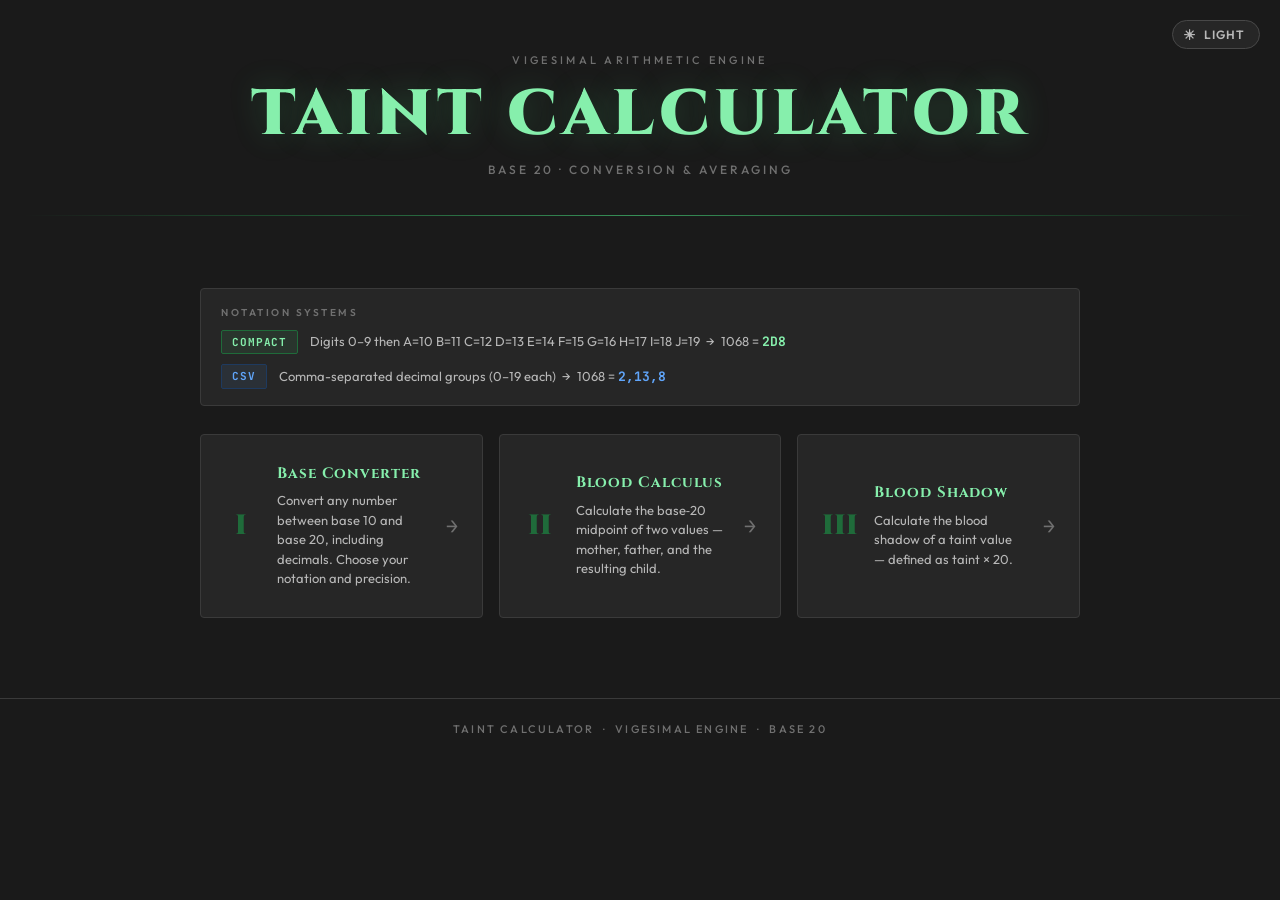
<file: index.html>
<!DOCTYPE html>
<html lang="en" data-theme="dark">
<head>
<meta charset="UTF-8">
<meta name="viewport" content="width=device-width, initial-scale=1.0">
<title>Taint Calculator</title>
<link rel="stylesheet" href="assets/style.css">
<script src="assets/script.js" defer></script>
</head>
<body>

<header>
  <button class="theme-toggle" id="themeToggle" aria-label="Toggle theme">
    <span class="theme-toggle-icon">☀</span>
    <span class="theme-toggle-label">Light</span>
  </button>
  <div class="title-eyebrow">Vigesimal Arithmetic Engine</div>
  <h1>TAINT CALCULATOR</h1>
  <div class="subtitle">BASE&nbsp;20&nbsp;·&nbsp;CONVERSION&nbsp;&amp;&nbsp;AVERAGING</div>
</header>

<main class="home-main">

  <div class="legend">
    <div class="legend-title">Notation Systems</div>
    <div class="legend-item">
      <span class="badge badge-compact">COMPACT</span>
      <span class="legend-desc">Digits 0–9 then A=10 B=11 C=12 D=13 E=14 F=15 G=16 H=17 I=18 J=19 &nbsp;→&nbsp; 1068&nbsp;=&nbsp;<strong class="mono green">2D8</strong></span>
    </div>
    <div class="legend-item">
      <span class="badge badge-csv">CSV</span>
      <span class="legend-desc">Comma-separated decimal groups (0–19 each) &nbsp;→&nbsp; 1068&nbsp;=&nbsp;<strong class="mono blue">2,13,8</strong></span>
    </div>
  </div>

  <nav class="tool-nav">
    <a href="converter.html" class="tool-card">
      <div class="tool-card-num">I</div>
      <div class="tool-card-body">
        <div class="tool-card-title">Base Converter</div>
        <div class="tool-card-desc">Convert any number between base&nbsp;10 and base&nbsp;20, including decimals. Choose your notation and precision.</div>
      </div>
      <div class="tool-card-arrow">→</div>
    </a>
    <a href="averager.html" class="tool-card">
      <div class="tool-card-num">II</div>
      <div class="tool-card-body">
        <div class="tool-card-title">Blood Calculus</div>
        <div class="tool-card-desc">Calculate the base&#8209;20 midpoint of two values — mother, father, and the resulting child.</div>
      </div>
      <div class="tool-card-arrow">→</div>
    </a>
    <a href="shadow.html" class="tool-card">
      <div class="tool-card-num">III</div>
      <div class="tool-card-body">
        <div class="tool-card-title">Blood Shadow</div>
        <div class="tool-card-desc">Calculate the blood shadow of a taint value — defined as taint&nbsp;×&nbsp;20.</div>
      </div>
      <div class="tool-card-arrow">→</div>
    </a>
  </nav>

</main>

<footer>TAINT CALCULATOR &nbsp;·&nbsp; VIGESIMAL ENGINE &nbsp;·&nbsp; BASE&nbsp;20</footer>

</body>
</html>
</file>
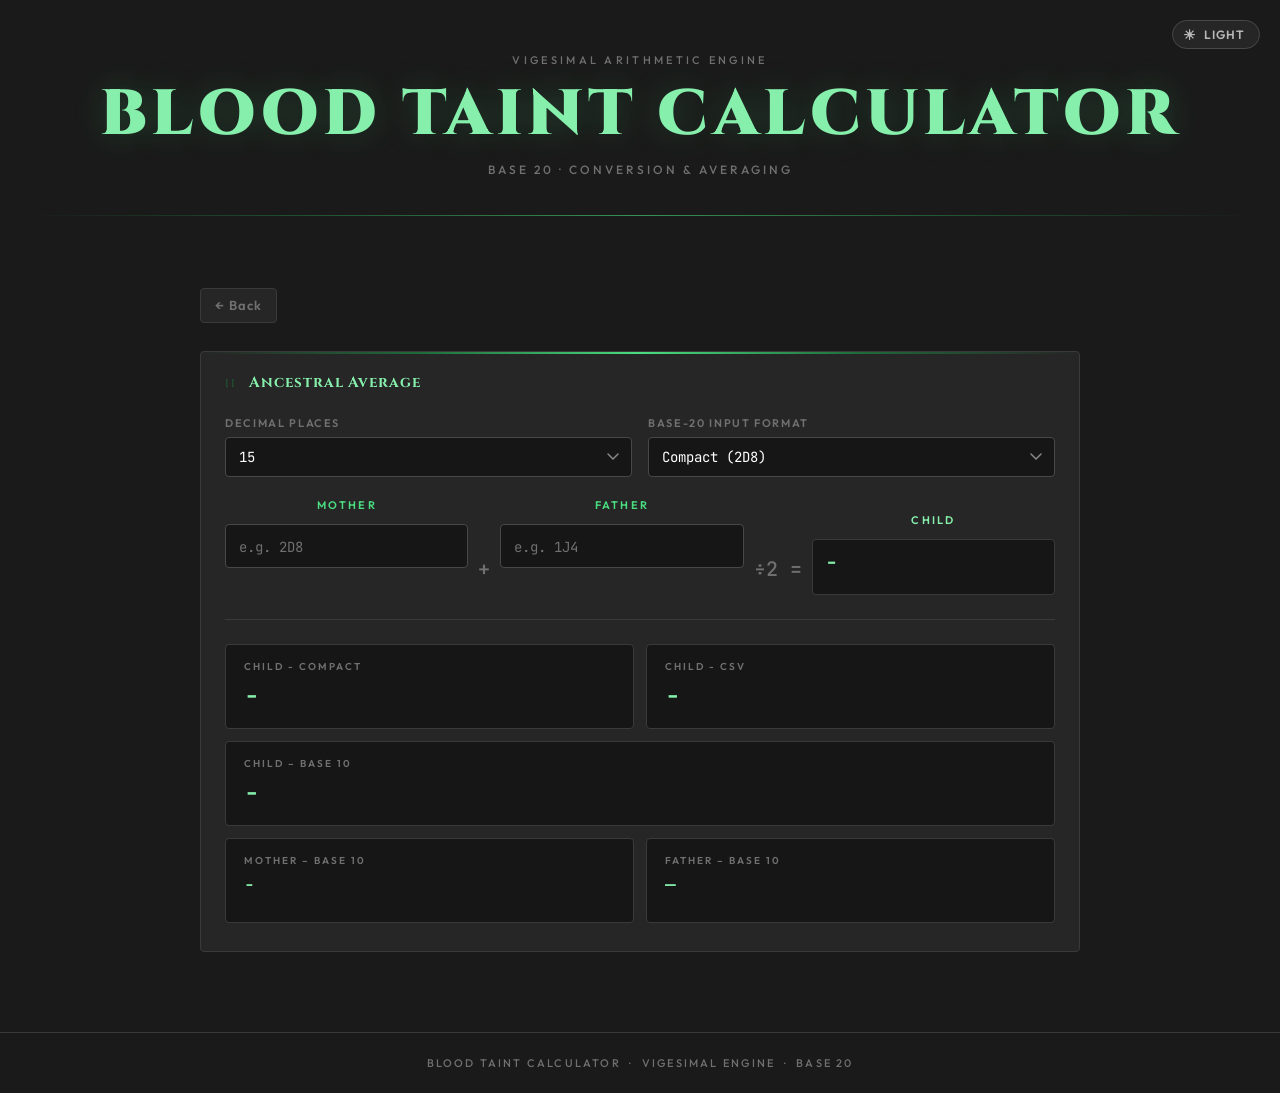
<file: averager.html>
<!DOCTYPE html>
<html lang="en">
<head>
<meta charset="UTF-8">
<meta name="viewport" content="width=device-width, initial-scale=1.0">
<title>Blood Calculus - Blood Taint Calculator</title>
<link rel="stylesheet" href="assets/style.css">
</head>
<body>

<header>
  <button class="theme-toggle" id="themeToggle" aria-label="Toggle theme">
    <span class="theme-toggle-icon">☀</span>
    <span class="theme-toggle-label">Light</span>
  </button>
  <div class="title-eyebrow">Vigesimal Arithmetic Engine</div>
  <h1>BLOOD TAINT CALCULATOR</h1>
  <div class="subtitle">BASE&nbsp;20&nbsp;·&nbsp;CONVERSION&nbsp;&amp;&nbsp;AVERAGING</div>
</header>

<main>

  <a href="index.html" class="back-btn">← Back</a>

  <div class="card">
    <div class="card-header">
      <span class="card-num">II</span>
      <span class="card-title">Ancestral Average</span>
    </div>
    <div class="card-body">
      <div class="options-row">
        <div class="field-col">
          <label>Decimal Places</label>
          <select id="avgDp">
            <option value="0">0</option>
            <option value="1">1</option>
            <option value="2">2</option>
            <option value="3">3</option>
            <option value="4">4</option>
            <option value="5">5</option>
            <option value="6">6</option>
            <option value="7">7</option>
            <option value="8">8</option>
            <option value="9">9</option>            
            <option value="10">10</option>
            <option value="11">11</option>
            <option value="12">12</option>            
            <option value="13">13</option>
            <option value="14">14</option>
            <option value="15" selected>15</option>
          </select>
        </div>
        <div class="field-col">
          <label>Base-20 Input Format</label>
          <select id="avgNotation">
            <option value="compact">Compact (2D8)</option>
            <option value="csv">CSV (2,13,8)</option>
          </select>
        </div>
      </div>

      <div class="trio-grid">
        <div class="field-col">
          <div class="parent-label">MOTHER</div>
          <input type="text" id="motherIn" placeholder="e.g. 2D8" autocomplete="off" spellcheck="false">
          <div class="hint" id="motherHint"></div>
        </div>
        <div class="trio-eq">+</div>
        <div class="field-col">
          <div class="parent-label">FATHER</div>
          <input type="text" id="fatherIn" placeholder="e.g. 1J4" autocomplete="off" spellcheck="false">
          <div class="hint" id="fatherHint"></div>
        </div>
        <div class="trio-eq">÷2&nbsp;=</div>
        <div class="field-col">
          <div class="parent-label child-label">CHILD</div>
          <div class="result-box" style="padding:10px 12px; min-height:48px;">
            <div class="result-value" id="childInline" style="font-size:22px;">-</div>
          </div>
        </div>
      </div>

      <hr class="section-divider">

      <div class="result-grid">
        <div class="result-box">
          <div class="result-label">Child - Compact</div>
          <div class="result-value" id="childCompact">-</div>
        </div>
        <div class="result-box">
          <div class="result-label">Child - CSV</div>
          <div class="result-value" id="childCsv">-</div>
        </div>
      </div>
      <div style="margin-top:12px;">
        <div class="result-box">
          <div class="result-label">Child – Base 10</div>
          <div class="result-value" id="childDec">-</div>
        </div>
      </div>
      <div style="margin-top:12px; display:grid; grid-template-columns:1fr 1fr; gap:12px;">
        <div class="result-box">
          <div class="result-label">Mother – Base 10</div>
          <div class="result-value" style="font-size:18px;" id="motherDec10">-</div>
        </div>
        <div class="result-box">
          <div class="result-label">Father – Base 10</div>
          <div class="result-value" style="font-size:18px;" id="fatherDec10">—</div>
        </div>
      </div>
    </div>
  </div>

</main>

<footer>BLOOD TAINT CALCULATOR &nbsp;·&nbsp; VIGESIMAL ENGINE &nbsp;·&nbsp; BASE&nbsp;20</footer>

<script src="assets/script.js" defer></script>
</body>
</html>
</file>
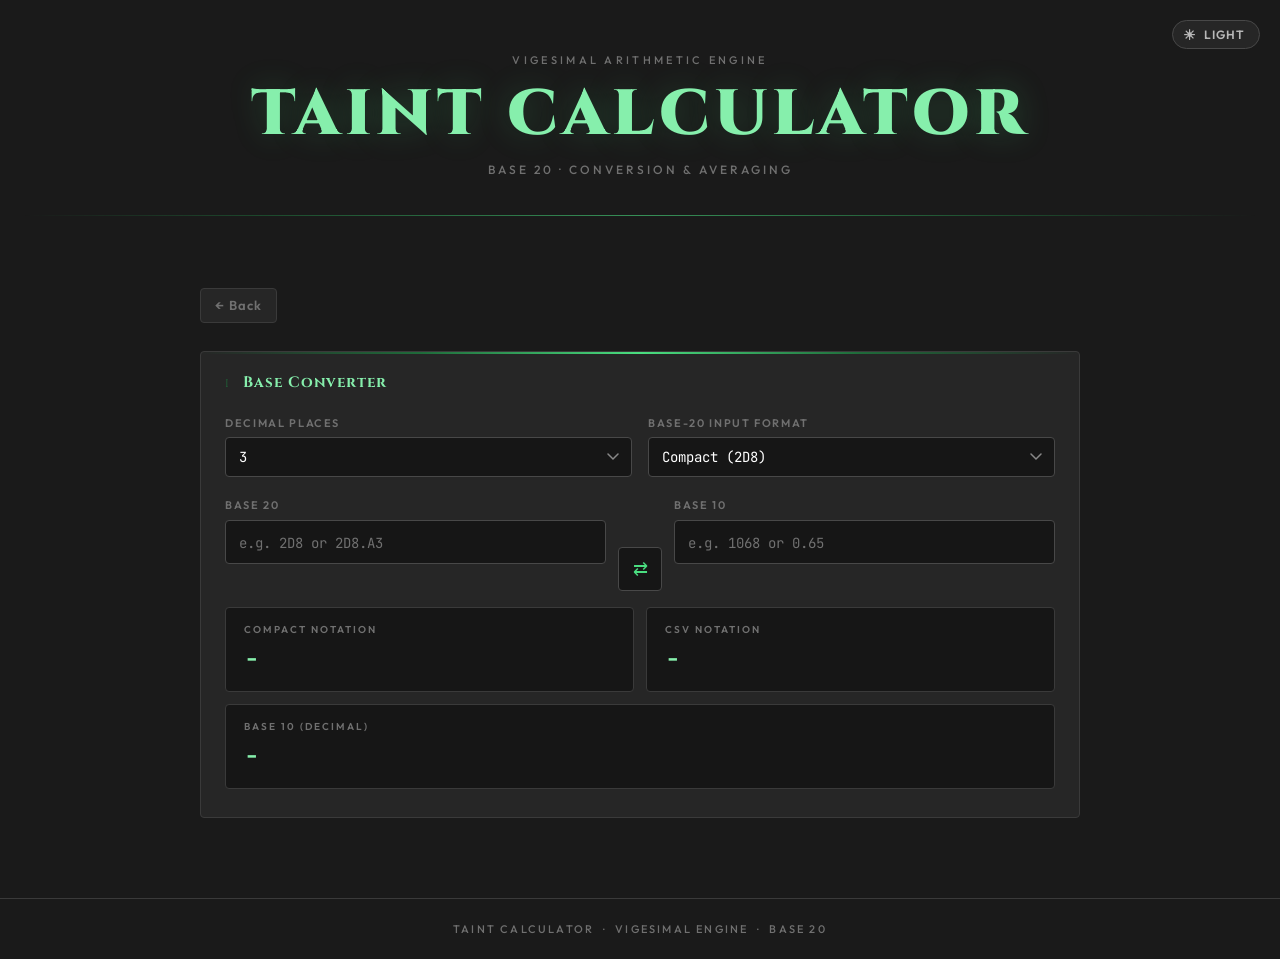
<file: converter.html>
<!DOCTYPE html>
<html lang="en" data-theme="dark">
<head>
<meta charset="UTF-8">
<meta name="viewport" content="width=device-width, initial-scale=1.0">
<title>Base Converter – Blood Taint Calculator</title>
<link rel="stylesheet" href="assets/style.css">
<script src="assets/script.js" defer></script>
</head>
<body>

<header>
  <button class="theme-toggle" id="themeToggle" aria-label="Toggle theme">
    <span class="theme-toggle-icon">☀</span>
    <span class="theme-toggle-label">Light</span>
  </button>
  <div class="title-eyebrow">Vigesimal Arithmetic Engine</div>
  <h1>TAINT CALCULATOR</h1>
  <div class="subtitle">BASE&nbsp;20&nbsp;·&nbsp;CONVERSION&nbsp;&amp;&nbsp;AVERAGING</div>
</header>

<main>

  <a href="index.html" class="back-btn">← Back</a>

  <div class="card">
    <div class="card-header">
      <span class="card-num">I</span>
      <span class="card-title">Base Converter</span>
    </div>
    <div class="card-body">
      <div class="options-row">
        <div class="field-col">
          <label>Decimal Places</label>
          <select id="dp">
            <option value="0">0</option>
            <option value="1">1</option>
            <option value="2">2</option>
            <option value="3" selected>3</option>
            <option value="4">4</option>
            <option value="5">5</option>
            <option value="6">6</option>
            <option value="8">8</option>
            <option value="10">10</option>
          </select>
        </div>
        <div class="field-col">
          <label>Base-20 Input Format</label>
          <select id="inputNotation">
            <option value="compact">Compact (2D8)</option>
            <option value="csv">CSV (2,13,8)</option>
          </select>
        </div>
      </div>

      <div class="field-row">
        <div class="field-col">
          <label>Base 20</label>
          <input type="text" id="b20in" placeholder="e.g. 2D8 or 2D8.A3" autocomplete="off" spellcheck="false">
          <div class="hint" id="b20hint"></div>
        </div>
        <button class="arrow-btn" id="swapBtn" title="Swap">&#8644;</button>
        <div class="field-col">
          <label>Base 10</label>
          <input type="text" id="b10in" placeholder="e.g. 1068 or 0.65" autocomplete="off" spellcheck="false">
          <div class="hint" id="b10hint"></div>
        </div>
      </div>

      <div class="result-grid">
        <div class="result-box">
          <div class="result-label">Compact notation</div>
          <div class="result-value" id="outCompact">-</div>
        </div>
        <div class="result-box">
          <div class="result-label">CSV notation</div>
          <div class="result-value" id="outCsv">-</div>
        </div>
      </div>
      <div style="margin-top:12px;">
        <div class="result-box">
          <div class="result-label">Base 10 (decimal)</div>
          <div class="result-value" id="outDec">-</div>
        </div>
      </div>
    </div>
  </div>

</main>

<footer>TAINT CALCULATOR &nbsp;·&nbsp; VIGESIMAL ENGINE &nbsp;·&nbsp; BASE&nbsp;20</footer>

</body>
</html>
</file>
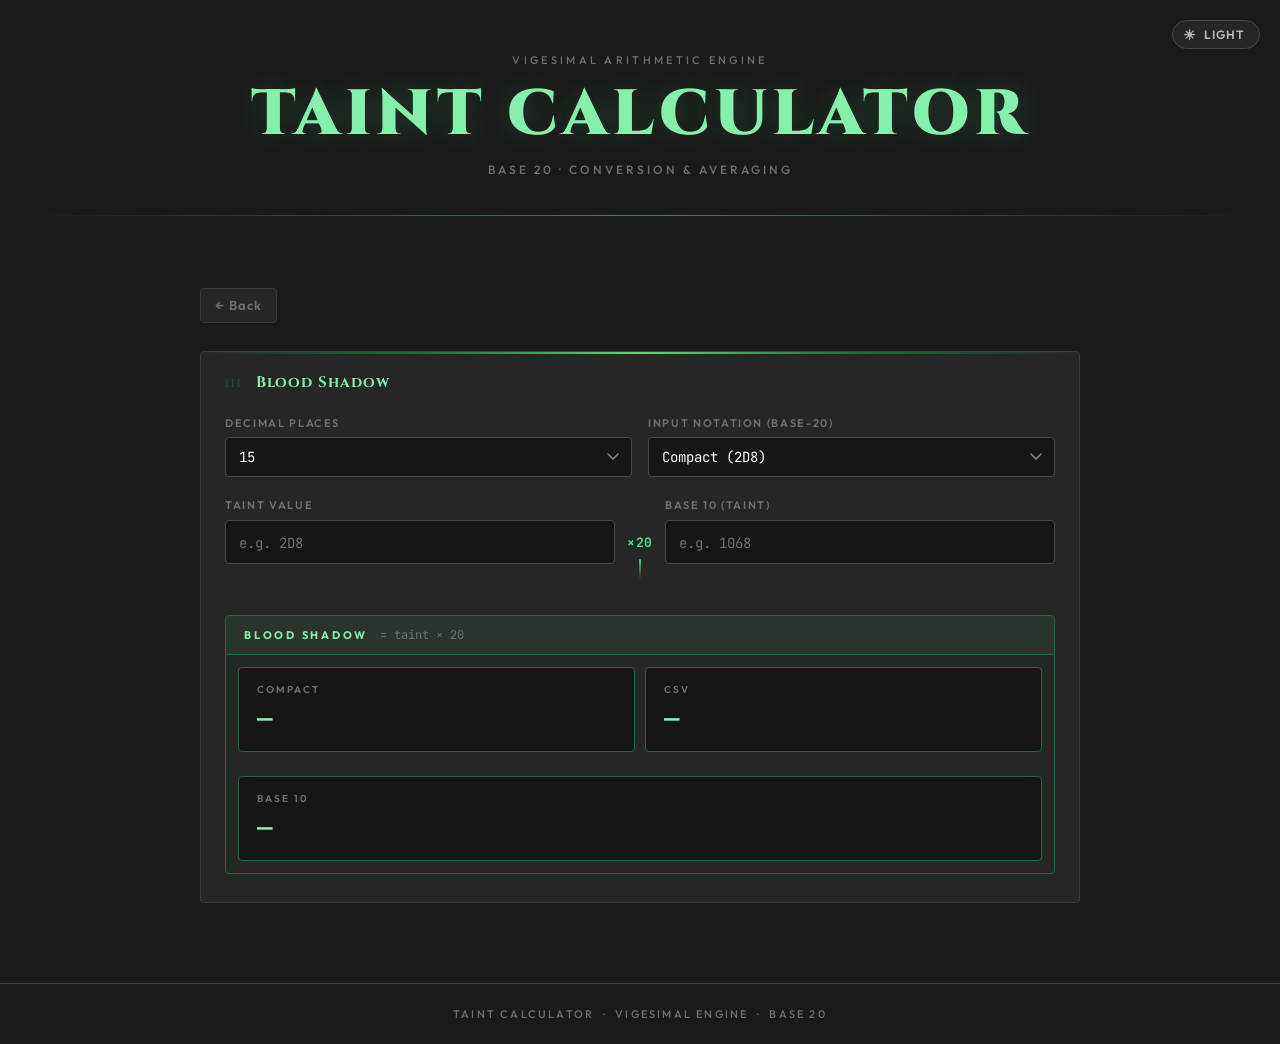
<file: shadow.html>
<!DOCTYPE html>
<html lang="en" data-theme="dark">
<head>
<meta charset="UTF-8">
<meta name="viewport" content="width=device-width, initial-scale=1.0">
<title>Blood Shadow – Taint Calculator</title>
<link rel="stylesheet" href="assets/style.css">
<script src="assets/script.js" defer></script>
</head>
<body>

<header>
  <button class="theme-toggle" id="themeToggle" aria-label="Toggle theme">
    <span class="theme-toggle-icon">☀</span>
    <span class="theme-toggle-label">Light</span>
  </button>
  <div class="title-eyebrow">Vigesimal Arithmetic Engine</div>
  <h1>TAINT CALCULATOR</h1>
  <div class="subtitle">BASE&nbsp;20&nbsp;·&nbsp;CONVERSION&nbsp;&amp;&nbsp;AVERAGING</div>
</header>

<main>

  <a href="index.html" class="back-btn">← Back</a>

  <div class="card">
    <div class="card-header">
      <span class="card-num">III</span>
      <span class="card-title">Blood Shadow</span>
    </div>
    <div class="card-body">

      <div class="options-row">
        <div class="field-col">
          <label>Decimal Places</label>
          <select id="shadowDp">
            <option value="0">0</option>
            <option value="1">1</option>
            <option value="2">2</option>
            <option value="3">3</option>
            <option value="4">4</option>
            <option value="5">5</option>
            <option value="6">6</option>
            <option value="7">7</option>
            <option value="8">8</option>
            <option value="9">9</option>            
            <option value="10">10</option>
            <option value="11">11</option>
            <option value="12">12</option>            
            <option value="13">13</option>
            <option value="14">14</option>
            <option value="15" selected>15</option>
          </select>
        </div>
        <div class="field-col">
          <label>Input Notation (Base-20)</label>
          <select id="shadowNotation">
            <option value="compact">Compact (2D8)</option>
            <option value="csv">CSV (2,13,8)</option>
          </select>
        </div>
      </div>

      <div class="shadow-grid">
        <div class="field-col">
          <label>Taint Value</label>
          <input type="text" id="taintIn" placeholder="e.g. 2D8" autocomplete="off" spellcheck="false">
          <div class="hint" id="taintHint"></div>
        </div>

        <div class="shadow-op" aria-hidden="true">
          <span class="shadow-op-sym">×20</span>
          <span class="shadow-op-rule"></span>
        </div>

        <div class="field-col">
          <label>Base 10 (Taint)</label>
          <input type="text" id="taintB10" placeholder="e.g. 1068" autocomplete="off" spellcheck="false">
          <div class="hint" id="taintB10Hint"></div>
        </div>
      </div>

      <div class="shadow-result-block">
        <div class="shadow-result-heading">
          <span class="shadow-result-label">BLOOD SHADOW</span>
          <span class="shadow-result-formula">= taint × 20</span>
        </div>
        <div class="result-grid">
          <div class="result-box result-box--highlight">
            <div class="result-label">Compact</div>
            <div class="result-value" id="shadowCompact">—</div>
          </div>
          <div class="result-box result-box--highlight">
            <div class="result-label">CSV</div>
            <div class="result-value" id="shadowCsv">—</div>
          </div>
        </div>
        <div style="margin-top:12px;">
          <div class="result-box result-box--highlight">
            <div class="result-label">Base 10</div>
            <div class="result-value" id="shadowDec">—</div>
          </div>
        </div>
      </div>

    </div>
  </div>

</main>

<footer>TAINT CALCULATOR &nbsp;·&nbsp; VIGESIMAL ENGINE &nbsp;·&nbsp; BASE&nbsp;20</footer>

</body>
</html>
</file>
<file: assets/style.css>
/* ── Google Fonts ───────────────────────────────────────────────── */
@import url('https://fonts.googleapis.com/css2?family=JetBrains+Mono:wght@400;500;700&family=Outfit:wght@400;500;600;700&family=Cinzel:wght@700;900&display=swap');

/* ── Dark mode tokens (default) ─────────────────────────────────── */
:root {
  --bg:          #1a1a1a;
  --bg-mid:      #222222;
  --panel:       #262626;
  --panel-raised:#2e2e2e;
  --border:      #3a3a3a;
  --border-mid:  #484848;
  --inset:       #161616;

  --green:       #4ade80;
  --green-dim:   #1f6b3a;
  --green-glow:  #86efac;
  --green-faint: rgba(74, 222, 128, 0.08);

  --csv-blue:    #60a5fa;
  --csv-dim:     #1e3a5f;
  --csv-faint:   rgba(96, 165, 250, 0.08);

  --red:         #f87171;
  --red-faint:   rgba(248, 113, 113, 0.1);
  --valid:       #4ade80;

  --text:        #f0f0f0;
  --text-mid:    #b8b8b8;
  --text-dim:    #707070;
  --white:       #ffffff;

  --font-ui:     'Outfit', sans-serif;
  --font-mono:   'JetBrains Mono', monospace;
  --font-display:'Cinzel', serif;

  --radius: 4px;

  --header-glow: rgba(74, 222, 128, 0.22);
  --toggle-icon: '☀';
}

/* ── Light mode tokens ──────────────────────────────────────────── */
[data-theme="light"] {
  --bg:          #f0f0f0;
  --bg-mid:      #e8e8e8;
  --panel:       #ffffff;
  --panel-raised:#f5f5f5;
  --border:      #d0d0d0;
  --border-mid:  #bbbbbb;
  --inset:       #f7f7f7;

  --green:       #16a34a;
  --green-dim:   #bbf7d0;
  --green-glow:  #15803d;
  --green-faint: rgba(22, 163, 74, 0.07);

  --csv-blue:    #2563eb;
  --csv-dim:     #bfdbfe;
  --csv-faint:   rgba(37, 99, 235, 0.07);

  --red:         #dc2626;
  --red-faint:   rgba(220, 38, 38, 0.07);
  --valid:       #16a34a;

  --text:        #111111;
  --text-mid:    #444444;
  --text-dim:    #888888;
  --white:       #111111;

  --header-glow: rgba(21, 128, 61, 0.12);
  --toggle-icon: '🌙';
}

/* ── Reset ──────────────────────────────────────────────────────── */
*, *::before, *::after { box-sizing: border-box; margin: 0; padding: 0; }

/* ── Base ───────────────────────────────────────────────────────── */
body {
  background: var(--bg);
  color: var(--text);
  font-family: var(--font-ui);
  font-size: 15px;
  line-height: 1.5;
  min-height: 100vh;
  overflow-x: hidden;
  transition: background 0.25s, color 0.25s;
}

/* ── Theme toggle ────────────────────────────────────────────────── */
.theme-toggle {
  position: absolute;
  top: 20px;
  right: 20px;
  background: var(--panel);
  border: 1px solid var(--border-mid);
  border-radius: 999px;
  padding: 6px 14px 6px 10px;
  cursor: pointer;
  display: flex;
  align-items: center;
  gap: 7px;
  font-family: var(--font-ui);
  font-size: 12px;
  font-weight: 600;
  letter-spacing: 0.08em;
  color: var(--text-mid);
  transition: border-color 0.15s, color 0.15s, background 0.25s;
  user-select: none;
  z-index: 10;
}
.theme-toggle:hover {
  border-color: var(--green);
  color: var(--green);
}
.theme-toggle:active { transform: scale(0.96); }
.theme-toggle-icon { font-size: 14px; line-height: 1; }
.theme-toggle-label { text-transform: uppercase; }

/* ── Header ─────────────────────────────────────────────────────── */
header {
  text-align: center;
  padding: 52px 24px 36px;
  position: relative;
}
header::after {
  content: '';
  display: block;
  height: 1px;
  background: linear-gradient(90deg,
    transparent,
    var(--green-dim) 20%,
    var(--green) 50%,
    var(--green-dim) 80%,
    transparent);
  margin-top: 36px;
  opacity: 0.6;
}

.title-eyebrow {
  font-family: var(--font-ui);
  font-size: 11px;
  font-weight: 500;
  letter-spacing: 0.3em;
  color: var(--text-dim);
  text-transform: uppercase;
  margin-bottom: 14px;
}

h1 {
  font-family: var(--font-display);
  font-size: clamp(32px, 6vw, 64px);
  font-weight: 900;
  color: var(--green-glow);
  letter-spacing: 0.07em;
  text-shadow: 0 0 32px var(--header-glow);
  line-height: 1;
}

.subtitle {
  margin-top: 14px;
  font-family: var(--font-ui);
  font-size: 12px;
  font-weight: 500;
  letter-spacing: 0.25em;
  color: var(--text-dim);
  text-transform: uppercase;
}

/* ── Main layout ─────────────────────────────────────────────────── */
main {
  max-width: 920px;
  margin: 0 auto;
  padding: 36px 20px 80px;
  display: flex;
  flex-direction: column;
  gap: 28px;
}

/* ── Legend ──────────────────────────────────────────────────────── */
.legend {
  border: 1px solid var(--border);
  background: var(--panel);
  border-radius: var(--radius);
  padding: 16px 20px;
  display: flex;
  flex-direction: column;
  gap: 10px;
  transition: background 0.25s, border-color 0.25s;
}
.legend-title {
  font-family: var(--font-ui);
  font-size: 10px;
  font-weight: 600;
  letter-spacing: 0.25em;
  color: var(--text-dim);
  text-transform: uppercase;
}
.legend-item { display: flex; align-items: center; gap: 12px; flex-wrap: wrap; }
.badge {
  display: inline-block;
  padding: 3px 10px;
  font-family: var(--font-mono);
  font-size: 11px;
  font-weight: 700;
  letter-spacing: 0.08em;
  border: 1px solid;
  border-radius: 2px;
  white-space: nowrap;
  flex-shrink: 0;
}
.badge-compact { border-color: var(--green-dim); color: var(--green-glow); background: var(--green-faint); }
.badge-csv     { border-color: var(--csv-dim);   color: var(--csv-blue);   background: var(--csv-faint); }

.legend-desc { font-family: var(--font-ui); font-size: 13px; color: var(--text-mid); line-height: 1.4; }
.legend-desc strong { font-family: var(--font-mono); font-weight: 700; }

/* ── Cards ───────────────────────────────────────────────────────── */
.card {
  border: 1px solid var(--border);
  background: var(--panel);
  border-radius: var(--radius);
  position: relative;
  overflow: hidden;
  transition: background 0.25s, border-color 0.25s;
}
.card::before {
  content: '';
  position: absolute;
  top: 0; left: 0; right: 0;
  height: 2px;
  background: linear-gradient(90deg,
    transparent 0%,
    var(--green-dim) 25%,
    var(--green) 50%,
    var(--green-dim) 75%,
    transparent 100%);
}
.card-header { padding: 20px 24px 0; display: flex; align-items: baseline; gap: 12px; }
.card-num {
  font-family: var(--font-display);
  font-size: 11px;
  color: var(--green-dim);
  letter-spacing: 0.2em;
}
[data-theme="light"] .card-num { color: var(--green); }

.card-title {
  font-family: var(--font-display);
  font-size: 15px;
  font-weight: 700;
  color: var(--green-glow);
  letter-spacing: 0.06em;
}
.card-body { padding: 20px 24px 28px; }

/* ── Labels ──────────────────────────────────────────────────────── */
label {
  font-family: var(--font-ui);
  font-size: 11px;
  font-weight: 600;
  letter-spacing: 0.15em;
  color: var(--text-dim);
  text-transform: uppercase;
}
.parent-label {
  font-family: var(--font-ui);
  font-size: 11px;
  font-weight: 600;
  letter-spacing: 0.2em;
  color: var(--green);
  text-transform: uppercase;
  text-align: center;
  margin-bottom: 4px;
}
.child-label { color: var(--green-glow); }
[data-theme="light"] .child-label { color: var(--green); }

/* ── Inputs & selects ────────────────────────────────────────────── */
input[type="text"],
input[type="number"],
select {
  background: var(--inset);
  border: 1px solid var(--border-mid);
  color: var(--white);
  font-family: var(--font-mono);
  font-size: 17px;
  font-weight: 400;
  padding: 10px 13px;
  width: 100%;
  outline: none;
  border-radius: var(--radius);
  transition: border-color 0.15s, box-shadow 0.15s, background 0.25s, color 0.25s;
  -webkit-appearance: none;
  appearance: none;
}
input::placeholder { color: var(--text-dim); font-size: 14px; }
input:focus, select:focus {
  border-color: var(--green);
  box-shadow: 0 0 0 3px var(--green-faint);
}
input.error { border-color: var(--red) !important; background: var(--red-faint); }
input.valid { border-color: var(--valid) !important; }
select {
  font-size: 14px;
  cursor: pointer;
  background-image: url("data:image/svg+xml,%3Csvg xmlns='http://www.w3.org/2000/svg' width='12' height='8' viewBox='0 0 12 8'%3E%3Cpath d='M1 1l5 5 5-5' stroke='%23888' stroke-width='1.5' fill='none' stroke-linecap='round'/%3E%3C/svg%3E");
  background-repeat: no-repeat;
  background-position: right 12px center;
  padding-right: 32px;
}
select option { background: var(--panel); color: var(--white); }

/* ── Field layouts ───────────────────────────────────────────────── */
.options-row {
  display: flex;
  gap: 16px;
  align-items: end;
  flex-wrap: wrap;
  margin-bottom: 20px;
}
.options-row .field-col { min-width: 140px; flex: 1; }
.field-col { display: flex; flex-direction: column; gap: 6px; }
.field-row {
  display: grid;
  grid-template-columns: 1fr auto 1fr;
  gap: 12px;
  align-items: end;
  margin-bottom: 16px;
}

/* ── Swap button ─────────────────────────────────────────────────── */
.arrow-btn {
  background: var(--inset);
  border: 1px solid var(--border-mid);
  color: var(--green);
  font-size: 18px;
  width: 44px;
  height: 44px;
  border-radius: var(--radius);
  cursor: pointer;
  transition: all 0.15s;
  display: flex;
  align-items: center;
  justify-content: center;
  font-family: monospace;
  flex-shrink: 0;
}
.arrow-btn:hover {
  border-color: var(--green);
  color: var(--green-glow);
  box-shadow: 0 0 10px var(--green-faint);
}
.arrow-btn:active { transform: scale(0.93); }

/* ── Result boxes ────────────────────────────────────────────────── */
.result-box {
  background: var(--inset);
  border: 1px solid var(--border);
  border-radius: var(--radius);
  padding: 14px 18px;
  min-height: 64px;
  display: flex;
  flex-direction: column;
  gap: 6px;
  transition: background 0.25s, border-color 0.25s;
}
.result-label {
  font-family: var(--font-ui);
  font-size: 10px;
  font-weight: 600;
  letter-spacing: 0.2em;
  color: var(--text-dim);
  text-transform: uppercase;
}
.result-value {
  font-family: var(--font-mono);
  font-size: 26px;
  font-weight: 500;
  color: var(--green-glow);
  letter-spacing: 0.03em;
  min-height: 34px;
  word-break: break-all;
  line-height: 1.2;
}
.result-grid {
  display: grid;
  grid-template-columns: 1fr 1fr;
  gap: 12px;
  margin-top: 14px;
}

/* ── Trio (averager) ─────────────────────────────────────────────── */
.trio-grid {
  display: grid;
  grid-template-columns: 1fr auto 1fr auto 1fr;
  gap: 10px;
  align-items: end;
}
.trio-eq {
  font-family: var(--font-mono);
  font-size: 20px;
  font-weight: 500;
  color: var(--text-dim);
  padding-bottom: 11px;
  text-align: center;
  flex-shrink: 0;
  white-space: nowrap;
}

/* ── Hint / validation messages ──────────────────────────────────── */
.hint {
  font-family: var(--font-ui);
  font-size: 12px;
  color: var(--red);
  min-height: 18px;
  margin-top: 3px;
  line-height: 1.4;
}
.hint.ok { color: var(--valid); }

/* ── Divider ─────────────────────────────────────────────────────── */
.section-divider { border: none; border-top: 1px solid var(--border); margin: 24px 0; }

/* ── Footer ──────────────────────────────────────────────────────── */
footer {
  text-align: center;
  padding: 22px;
  font-family: var(--font-ui);
  font-size: 11px;
  font-weight: 500;
  color: var(--text-dim);
  letter-spacing: 0.2em;
  text-transform: uppercase;
  border-top: 1px solid var(--border);
  transition: border-color 0.25s;
}

/* ── Home nav cards ──────────────────────────────────────────────── */
.home-main {
  max-width: 920px;
  margin: 0 auto;
  padding: 36px 20px 80px;
  display: flex;
  flex-direction: column;
  gap: 28px;
}
.tool-nav { display: grid; grid-template-columns: repeat(auto-fit, minmax(220px, 1fr)); gap: 16px; }
.tool-card {
  display: flex;
  align-items: center;
  gap: 20px;
  padding: 28px 24px;
  background: var(--panel);
  border: 1px solid var(--border);
  border-radius: var(--radius);
  text-decoration: none;
  color: inherit;
  position: relative;
  overflow: hidden;
  transition: border-color 0.2s, box-shadow 0.2s, transform 0.15s, background 0.25s;
}
.tool-card::before {
  content: '';
  position: absolute;
  top: 0; left: 0; right: 0;
  height: 2px;
  background: linear-gradient(90deg,
    transparent 0%,
    var(--green-dim) 25%,
    var(--green) 50%,
    var(--green-dim) 75%,
    transparent 100%);
  opacity: 0;
  transition: opacity 0.2s;
}
.tool-card:hover { border-color: var(--green-dim); box-shadow: 0 4px 24px var(--green-faint); transform: translateY(-2px); }
.tool-card:hover::before { opacity: 1; }
.tool-card:active { transform: translateY(0); }
.tool-card-num {
  font-family: var(--font-display);
  font-size: 28px;
  font-weight: 900;
  color: var(--green-dim);
  line-height: 1;
  flex-shrink: 0;
  width: 32px;
  text-align: center;
  transition: color 0.2s;
}
[data-theme="light"] .tool-card-num { color: var(--border-mid); }
.tool-card:hover .tool-card-num { color: var(--green); }
.tool-card-body { flex: 1; min-width: 0; }
.tool-card-title {
  font-family: var(--font-display);
  font-size: 15px;
  font-weight: 700;
  color: var(--green-glow);
  letter-spacing: 0.06em;
  margin-bottom: 6px;
}
.tool-card-desc { font-family: var(--font-ui); font-size: 13px; color: var(--text-mid); line-height: 1.5; }
.tool-card-arrow {
  font-family: var(--font-mono);
  font-size: 20px;
  color: var(--text-dim);
  flex-shrink: 0;
  transition: color 0.2s, transform 0.2s;
}
.tool-card:hover .tool-card-arrow { color: var(--green); transform: translateX(4px); }

/* ── Back button ─────────────────────────────────────────────────── */
.back-btn {
  display: inline-flex;
  align-items: center;
  gap: 6px;
  font-family: var(--font-ui);
  font-size: 13px;
  font-weight: 600;
  letter-spacing: 0.08em;
  color: var(--text-dim);
  text-decoration: none;
  padding: 7px 14px;
  border: 1px solid var(--border);
  border-radius: var(--radius);
  background: var(--panel);
  transition: color 0.15s, border-color 0.15s, background 0.25s;
  align-self: flex-start;
}
.back-btn:hover { color: var(--green); border-color: var(--green-dim); }

/* ── Utility ─────────────────────────────────────────────────────── */
.mono  { font-family: var(--font-mono); font-weight: 700; }
.green { color: var(--green-glow); }
.blue  { color: var(--csv-blue); }

/* ── Animations ──────────────────────────────────────────────────── */
@keyframes fadeUp {
  from { opacity: 0; transform: translateY(14px); }
  to   { opacity: 1; transform: translateY(0); }
}
header               { animation: fadeUp 0.45s ease both; }
.legend              { animation: fadeUp 0.45s ease 0.08s both; }
.card:nth-of-type(1) { animation: fadeUp 0.45s ease 0.16s both; }
.card:nth-of-type(2) { animation: fadeUp 0.45s ease 0.24s both; }
.tool-nav            { animation: fadeUp 0.45s ease 0.16s both; }

/* ── Responsive ──────────────────────────────────────────────────── */
@media (max-width: 600px) {
  .theme-toggle { top: 12px; right: 12px; padding: 5px 10px 5px 8px; }
  .theme-toggle-label { display: none; }
  .field-row { grid-template-columns: 1fr; }
  .arrow-btn { width: 38px; height: 38px; margin: 0 auto; }
  .trio-grid { grid-template-columns: 1fr; }
  .trio-eq   { display: none; }
  .result-grid { grid-template-columns: 1fr; }
  .card-body { padding: 16px 16px 24px; }
  .card-header { padding: 16px 16px 0; }
  .tool-nav { grid-template-columns: 1fr; }
  .tool-card { gap: 16px; padding: 22px 18px; }
}

/* ── Blood Shadow page ───────────────────────────────────────────── */
.shadow-grid {
  display: grid;
  grid-template-columns: 1fr auto 1fr;
  gap: 12px;
  align-items: end;
  margin-bottom: 0;
}

.shadow-op {
  display: flex;
  flex-direction: column;
  align-items: center;
  justify-content: flex-end;
  padding-bottom: 12px;
  gap: 6px;
  flex-shrink: 0;
}
.shadow-op-sym {
  font-family: var(--font-mono);
  font-size: 13px;
  font-weight: 700;
  color: var(--green);
  letter-spacing: 0.05em;
  white-space: nowrap;
}
.shadow-op-rule {
  width: 2px;
  height: 20px;
  background: linear-gradient(to bottom, var(--green), transparent);
  border-radius: 1px;
}

.shadow-result-block {
  margin-top: 24px;
  border: 1px solid var(--green-dim);
  border-radius: var(--radius);
  overflow: hidden;
}
.shadow-result-heading {
  display: flex;
  align-items: baseline;
  gap: 12px;
  padding: 10px 18px;
  background: var(--green-faint);
  border-bottom: 1px solid var(--green-dim);
}
.shadow-result-label {
  font-family: var(--font-ui);
  font-size: 11px;
  font-weight: 700;
  letter-spacing: 0.25em;
  color: var(--green-glow);
  text-transform: uppercase;
}
.shadow-result-formula {
  font-family: var(--font-mono);
  font-size: 12px;
  color: var(--text-dim);
}
.shadow-result-block .result-grid { margin-top: 0; padding: 12px; gap: 10px; }
.shadow-result-block > div[style] { padding: 0 12px 12px; }

.result-box--highlight {
  border-color: var(--green-dim);
  background: var(--inset);
}
.result-box--highlight .result-value {
  color: var(--green-glow);
}

/* ── Formula note ────────────────────────────────────────────────── */
.formula-note {
  font-family: var(--font-ui);
  font-size: 12px;
  color: var(--text-dim);
  margin-bottom: 18px;
  letter-spacing: 0.02em;
}

/* ── is-calculated input style ───────────────────────────────────── */
input.is-calculated {
  border-color: var(--green-dim) !important;
  border-style: dashed !important;
  color: var(--green-glow) !important;
}

@media (max-width: 600px) {
  .shadow-grid { grid-template-columns: 1fr; }
  .shadow-op { flex-direction: row; padding-bottom: 0; margin: 4px auto; }
  .shadow-op-rule { width: 20px; height: 2px; background: linear-gradient(to right, var(--green), transparent); }
}
</file>
